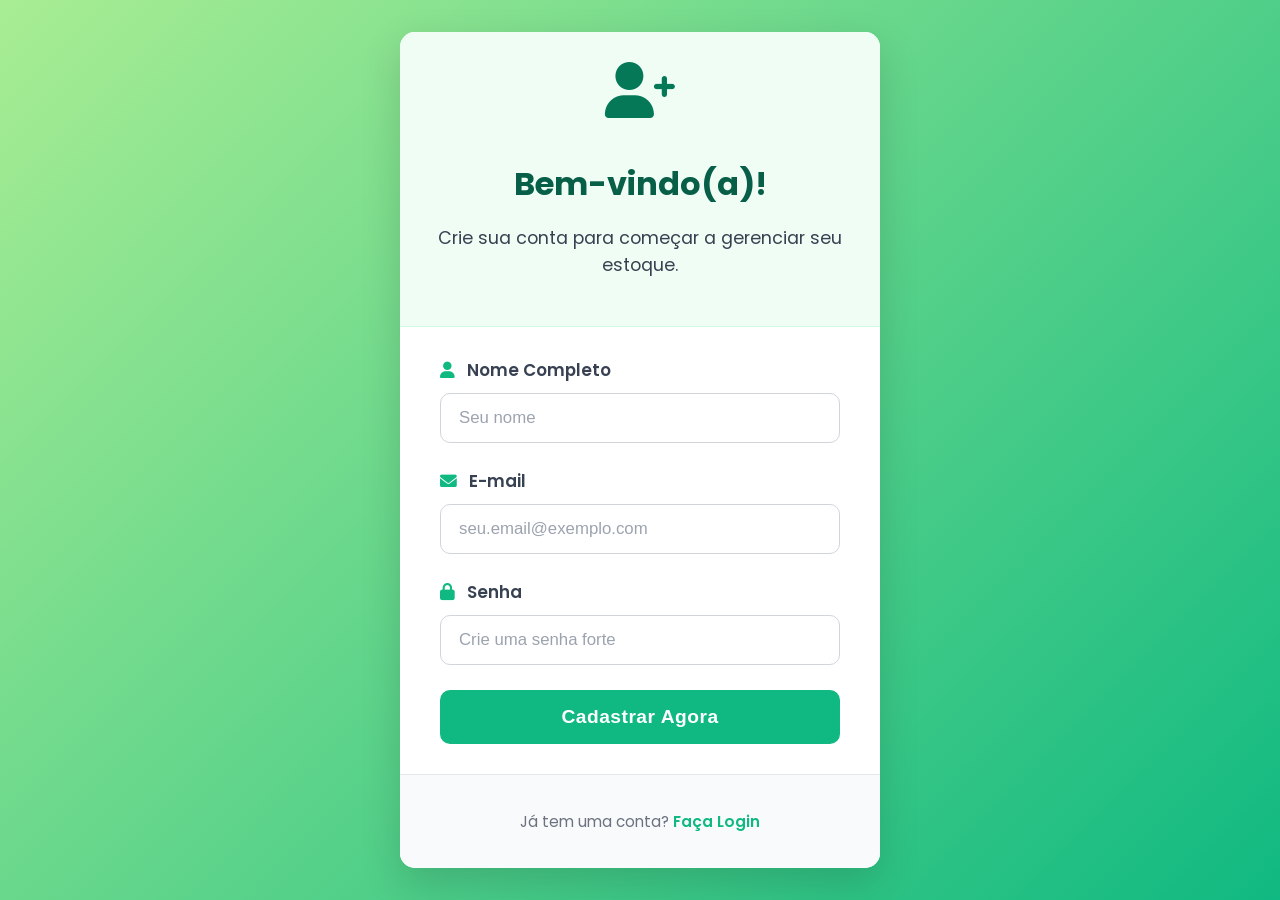
<file: projeto Hotel/cadastro.html>
<!DOCTYPE html>
<html lang="pt-br">
<head>
    <meta charset="UTF-8">
    <meta name="viewport" content="width=device-width, initial-scale=1.0">
    <title>Bem-vindo! Cadastre-se</title>
    <link rel="stylesheet" href="cadastro.css">
    
<link rel="stylesheet" href="https://cdnjs.cloudflare.com/ajax/libs/font-awesome/6.0.0-beta3/css/all.min.css">
</head>
<body>

<div class="card-cadastro">
    <div class="card-header">
        <i class="fas fa-user-plus icon-cadastro"></i> 
        <h2>Bem-vindo(a)!</h2>
        <p>Crie sua conta para começar a gerenciar seu estoque.</p>
    </div>
    
    <form id="formCadastro" class="card-body">
        <div class="input-group-cadastro">
            <label for="nome"><i class="fas fa-user"></i> Nome Completo</label>
            <input type="text" id="nome" placeholder="Seu nome" required>
        </div>
        
        <div class="input-group-cadastro">
            <label for="email"><i class="fas fa-envelope"></i> E-mail</label>
            <input type="email" id="email" placeholder="seu.email@exemplo.com" required>
        </div>
        
        <div class="input-group-cadastro">
            <label for="senha"><i class="fas fa-lock"></i> Senha</label>
            <input type="password" id="senha" placeholder="Crie uma senha forte" required>
        </div>
        
        <button type="submit" id="btnCadastrar">Cadastrar Agora</button>
    </form>

    <div class="card-footer">
        <p>Já tem uma conta? <a href="login.html">Faça Login</a></p>
    </div>
</div>

<script src="cadastro.js"></script>

</body>
</html>
</file>
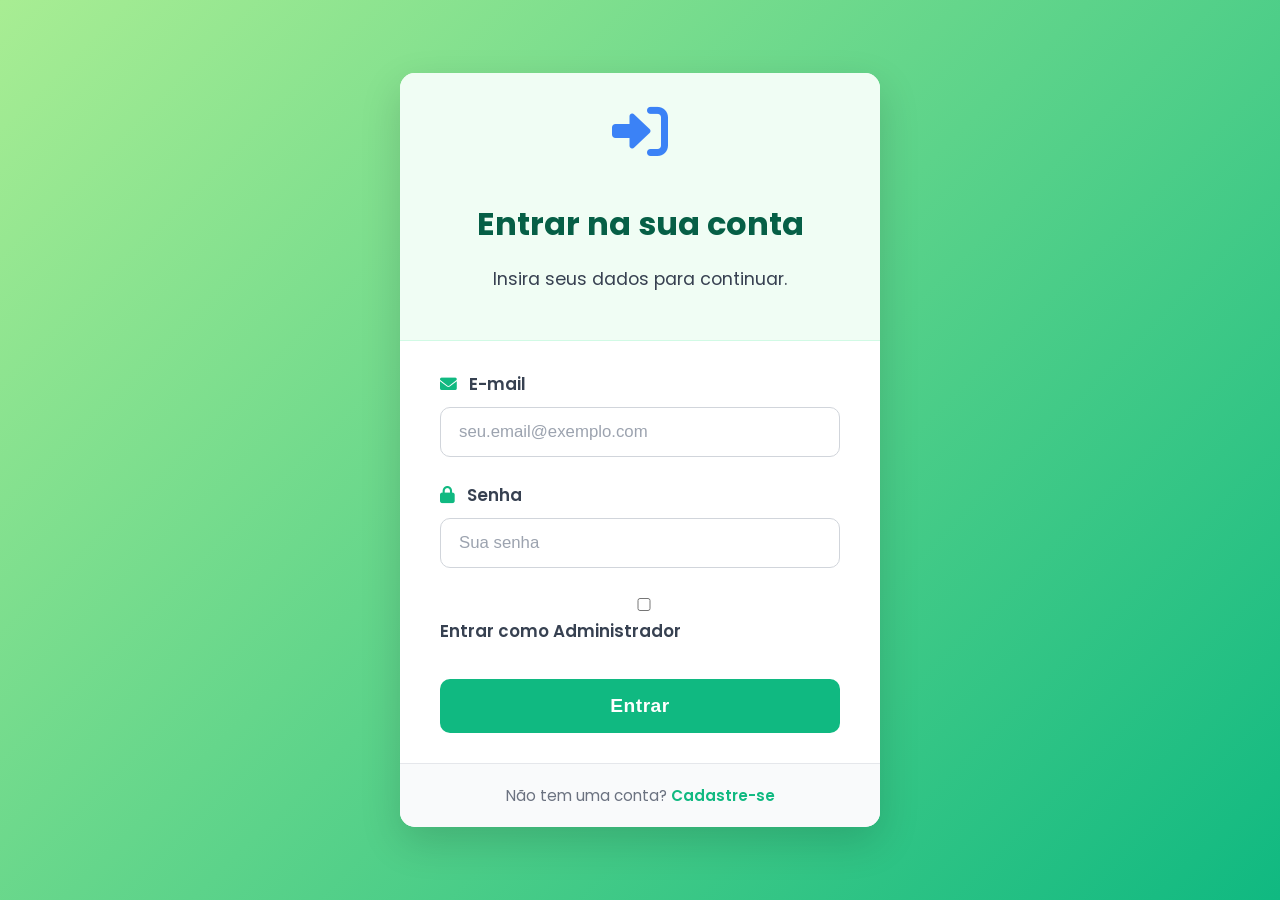
<file: projeto Hotel/login.html>
<!DOCTYPE html>
<html lang="pt-br">
<head>
    <meta charset="UTF-8">
    <meta name="viewport" content="width=device-width, initial-scale=1.0">
    <title>Entrar</title>
    <link rel="stylesheet" href="cadastro.css">

    <link rel="stylesheet" href="https://cdnjs.cloudflare.com/ajax/libs/font-awesome/6.0.0-beta3/css/all.min.css">
</head>
<body>

<div class="card-cadastro">
    <div class="card-header">
        <i class="fas fa-sign-in-alt icon-cadastro" style="color: #3b82f6;"></i>
        <h2>Entrar na sua conta</h2>
        <p>Insira seus dados para continuar.</p>
    </div>

    <form id="formLogin" class="card-body">
        <div class="input-group-cadastro">
            <label for="emailLogin"><i class="fas fa-envelope"></i> E-mail</label>
            <input type="email" id="emailLogin" placeholder="seu.email@exemplo.com" required>
        </div>

        <div class="input-group-cadastro">
            <label for="senhaLogin"><i class="fas fa-lock"></i> Senha</label>
            <input type="password" id="senhaLogin" placeholder="Sua senha" required>
        </div>

        <div class="input-group-cadastro">
            <input type="checkbox" id="isAdmin">
            <label for="isAdmin">Entrar como Administrador</label>
        </div>

        <button id="btnEntrar">Entrar</button>

    </form>
    <div class="card-footer">
        Não tem uma conta? <a href="cadastro.html">Cadastre-se</a>
    </div>
</div>

<script src="cadastro.js"></script>

</body>
</html>
</file>
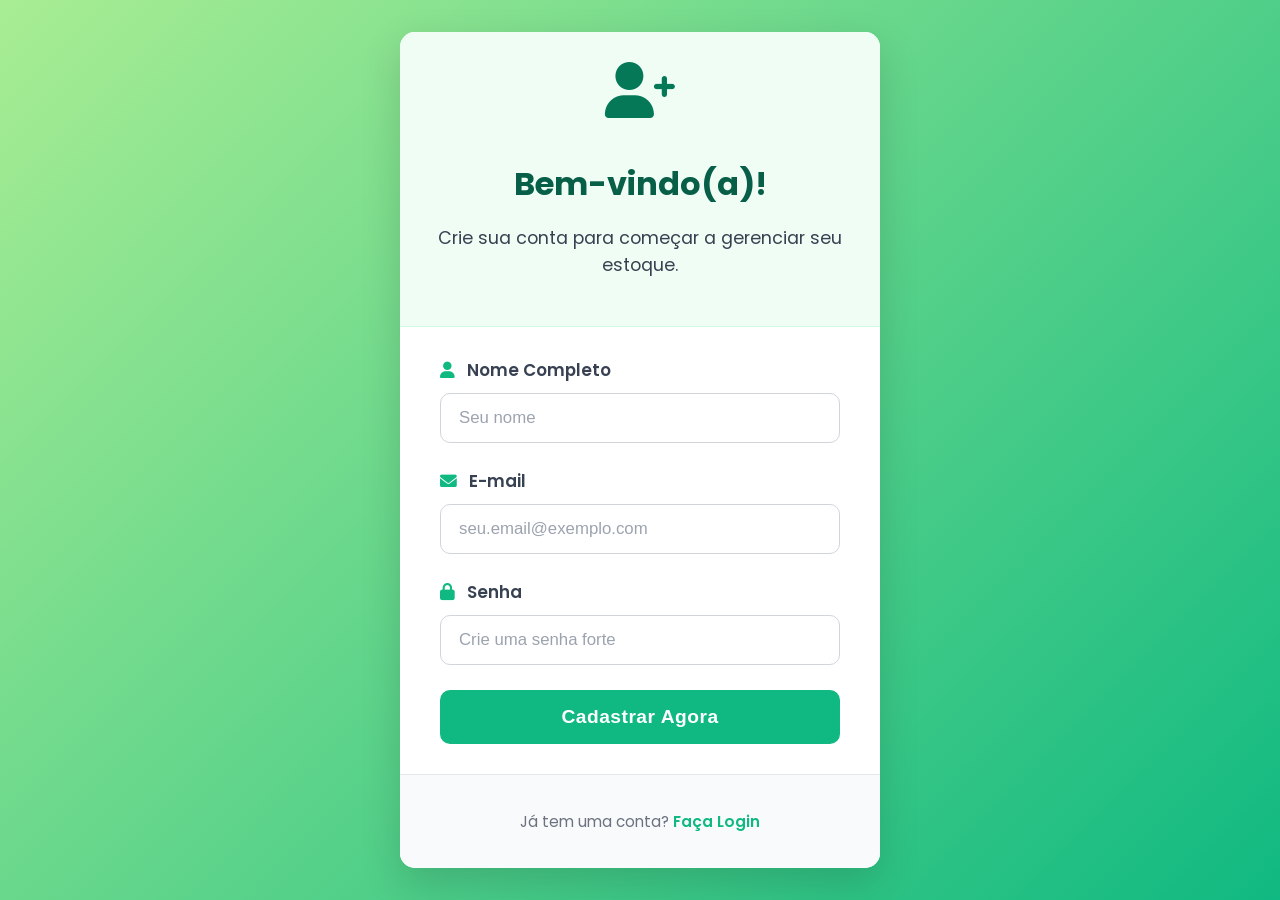
<file: projeto Hotel/relatorio.html>
<!DOCTYPE html>
<html lang="pt-br">
<head>
  <meta charset="UTF-8">
  <meta name="viewport" content="width=device-width, initial-scale=1.0">
  <title>Relatório Mensal de Estoque</title>
  <link rel="stylesheet" href="relatorio.css">
</head>
<body>
  <div class="container">
    <h2>Relatório Mensal de Estoque</h2>

    <div class="input-group">
      <label for="dataInicio">Data Início:</label>
      <input type="date" id="dataInicio">
      <label for="dataFim">Data Fim:</label>
      <input type="date" id="dataFim">
      <button onclick="filtrarRelatorio()">Filtrar</button>
    </div>

    <table id="tabelaRelatorio">
      <thead>
        <tr>
          <th>Produto</th>
          <th>Categoria</th>
          <th>Estoque Atual</th>
          <th>Status</th>
          <th>Entradas</th>
          <th>Saídas</th>
          <th>Última Modificação</th>
        </tr>
      </thead>
      <tbody></tbody>
    </table>
  </div>

  <script src="relatorio.js"></script>
</body>
</html>
</file>
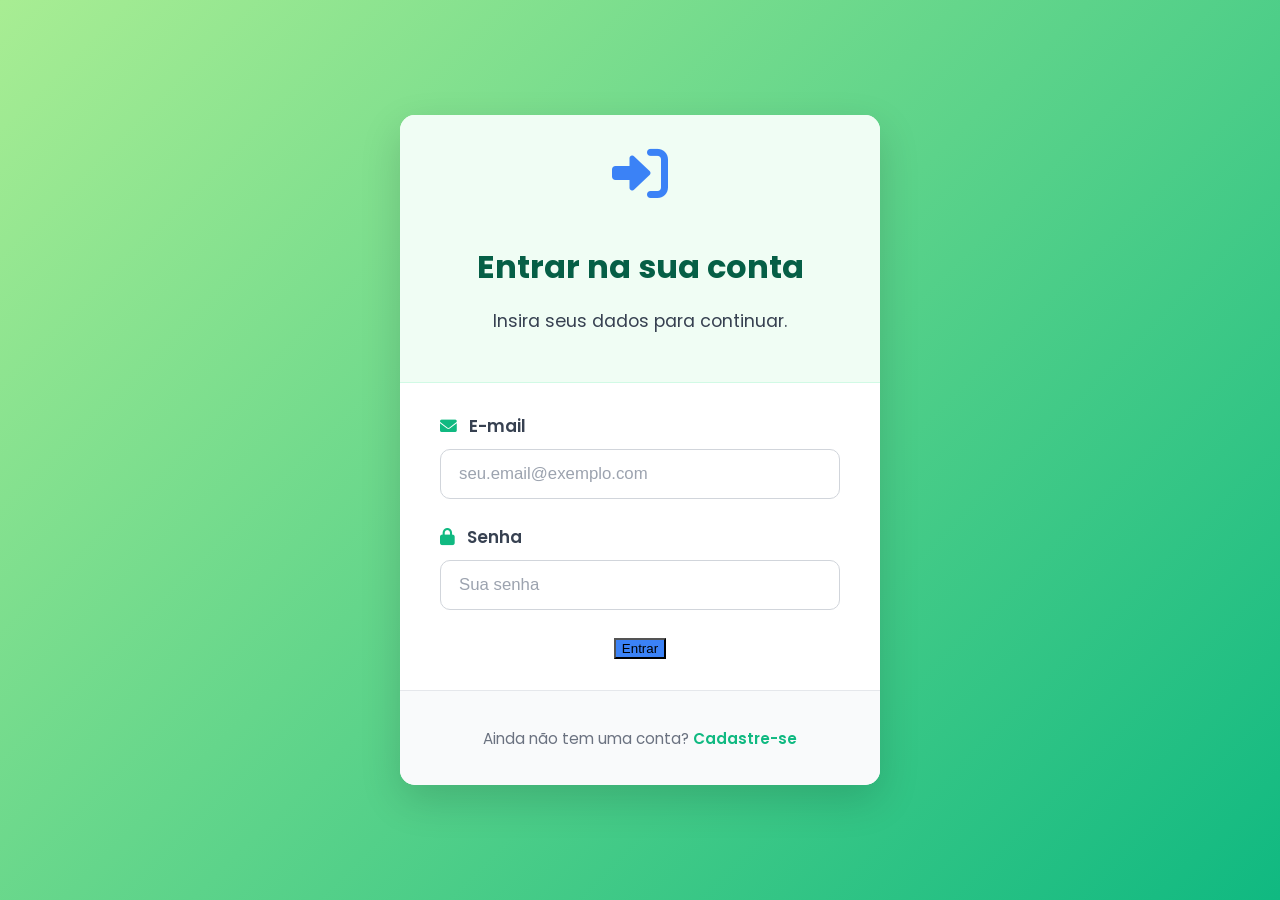
<file: projeto Hotel/projeto hotel/login.html>
<!DOCTYPE html>
<html lang="pt-br">
<head>
    <meta charset="UTF-8">
    <meta name="viewport" content="width=device-width, initial-scale=1.0">
    <title>Entrar</title>
    <link rel="stylesheet" href="cadastro.css">
    
<link rel="stylesheet" href="https://cdnjs.cloudflare.com/ajax/libs/font-awesome/6.0.0-beta3/css/all.min.css">
</head>
<body>

<div class="card-cadastro">
    <div class="card-header">
        <i class="fas fa-sign-in-alt icon-cadastro" style="color: #3b82f6;"></i> 
        <h2>Entrar na sua conta</h2>
        <p>Insira seus dados para continuar.</p>
    </div>
    
    <form id="formLogin" class="card-body">
        <div class="input-group-cadastro">
            <label for="emailLogin"><i class="fas fa-envelope"></i> E-mail</label>
            <input type="email" id="emailLogin" placeholder="seu.email@exemplo.com" required>
        </div>
        
        <div class="input-group-cadastro">
            <label for="senhaLogin"><i class="fas fa-lock"></i> Senha</label>
            <input type="password" id="senhaLogin" placeholder="Sua senha" required>
        </div>
        
        <button type="submit" id="btnEntrar" style="background-color: #3b82f6;">Entrar</button>
    </form>

    <div class="card-footer">
        <p>Ainda não tem uma conta? <a href="cadastro.html">Cadastre-se</a></p>
    </div>
</div>

<script src="cadastro.js"></script>

</body>
</html>
</file>
<file: projeto Hotel/cadastro.css>
/* Importando fontes do Google Fonts */
@import url('https://fonts.googleapis.com/css2?family=Poppins:wght@300;400;500;600;700&display=swap');

/* Estilos gerais do corpo */
body {
    font-family: 'Poppins', sans-serif;
    background: linear-gradient(135deg, #a8ed93 0%, #10b981 100%); /* Gradiente de fundo */
    display: flex;
    justify-content: center;
    align-items: center;
    min-height: 100vh; /* Usa min-height para garantir que o gradiente cubra toda a tela */
    margin: 0;
    color: #4b5563;
    overflow: auto; /* Permite scroll se o conteúdo for maior que a tela */
    padding: 20px; /* Espaçamento para telas menores */
    box-sizing: border-box; /* Inclui padding na altura total */
}

/* Estilos para o card de cadastro */
.card-cadastro {
    width: 100%;
    max-width: 480px; /* Aumentado para melhor visualização */
    background-color: #ffffff;
    border-radius: 15px; /* Bordas mais arredondadas */
    box-shadow: 0 15px 40px rgba(0, 0, 0, 0.15); /* Sombra mais pronunciada */
    text-align: center;
    overflow: hidden; /* Garante que elementos filhos respeitem o border-radius */
}

/* Cabeçalho do card */
.card-header {
    background-color: #f0fdf4; /* Um verde claro suave */
    padding: 30px 20px;
    border-bottom: 1px solid #d1fae5; /* Linha sutil */
}

.icon-cadastro {
    font-size: 3.5rem; /* Ícone maior */
    color: #047857; /* Um verde mais escuro */
    margin-bottom: 15px;
}

.card-header h2 {
    color: #065f46; /* Verde escuro para o título */
    font-weight: 700;
    margin-bottom: 8px;
    font-size: 2em; /* Título maior */
}

.card-header p {
    color: #374151; /* Cor mais neutra para o parágrafo */
    font-size: 1.1em;
    line-height: 1.5;
}

/* Corpo do formulário */
.card-body {
    padding: 30px 40px; /* Mais padding para os campos */
}

.input-group-cadastro {
    margin-bottom: 25px; /* Mais espaço entre os grupos de input */
    text-align: left;
}

.input-group-cadastro label {
    display: block;
    font-weight: 600;
    margin-bottom: 10px; /* Mais espaço entre label e input */
    color: #374151;
    font-size: 1.05em;
}

.input-group-cadastro label i {
    margin-right: 8px; /* Espaço entre ícone e texto do label */
    color: #10b981;
}

.input-group-cadastro input {
    width: 100%;
    padding: 14px 18px; /* Padding interno maior */
    border: 1px solid #d1d5db;
    border-radius: 10px; /* Bordas mais arredondadas */
    font-size: 1.05em;
    box-sizing: border-box;
    transition: border-color 0.3s ease, box-shadow 0.3s ease;
}

.input-group-cadastro input::placeholder {
    color: #9ca3af; /* Cor do placeholder */
}

.input-group-cadastro input:focus {
    outline: none;
    border-color: #10b981;
    box-shadow: 0 0 0 4px rgba(16, 185, 129, 0.3); /* Sombra de foco mais suave */
}

/* Botão de cadastro */
#btnCadastrar {
    width: 100%;
    padding: 16px; /* Padding maior para o botão */
    background-color: #10b981;
    color: white;
    border: none;
    border-radius: 10px; /* Bordas arredondadas */
    font-size: 1.2em; /* Texto maior no botão */
    font-weight: 600;
    cursor: pointer;
    transition: background-color 0.3s ease, transform 0.3s ease, box-shadow 0.3s ease;
    letter-spacing: 0.5px; /* Pequeno espaçamento entre letras */
}

#btnCadastrar:hover {
    background-color: #059669;
    transform: translateY(-3px); /* Efeito de levantar */
    box-shadow: 0 8px 20px rgba(16, 185, 129, 0.35); /* Sombra mais forte no hover */
}

#btnCadastrar:active {
    transform: translateY(-1px); /* Efeito de "clique" */
    box-shadow: 0 4px 10px rgba(16, 185, 129, 0.25);
}

/* Rodapé do card */
.card-footer {
    background-color: #f9fafb; /* Fundo mais claro para o rodapé */
    padding: 20px;
    border-top: 1px solid #e5e7eb;
    font-size: 0.95em;
    color: #6b7280;
}

.card-footer a {
    color: #10b981;
    text-decoration: none;
    font-weight: 600;
    transition: color 0.3s ease;
}

.card-footer a:hover {
    color: #059669;
    text-decoration: underline;
}

/* Responsividade básica */
@media (max-width: 600px) {
    .card-cadastro {
        margin: 20px;
        border-radius: 10px;
    }

    .card-header {
        padding: 25px 15px;
    }

    .card-header h2 {
        font-size: 1.8em;
    }

    .card-header p {
        font-size: 1em;
    }

    .card-body {
        padding: 25px 25px;
    }

    #btnCadastrar {
        padding: 14px;
        font-size: 1.1em;
    }

    .input-group-cadastro label {
        font-size: 1em;
    }

    .input-group-cadastro input {
        padding: 12px 15px;
        font-size: 1em;
    }
    
}
#btnEntrar {
    width: 100%;
    padding: 16px;
    background-color: #10b981;
    color: white;
    border: none;
    border-radius: 10px;
    font-size: 1.2em;
    font-weight: 600;
    cursor: pointer;
    transition: background-color 0.3s ease, transform 0.3s ease, box-shadow 0.3s ease;
    letter-spacing: 0.5px;
    margin-top: 10px;
}

#btnEntrar:hover {
    background-color: #059669;
    transform: translateY(-3px);
    box-shadow: 0 8px 20px rgba(16, 185, 129, 0.35);
}

#btnEntrar:active {
    transform: translateY(-1px);
    box-shadow: 0 4px 10px rgba(16, 185, 129, 0.25);
}

@media (max-width: 600px) {
    #btnEntrar {
        padding: 14px;
        font-size: 1.1em;
    }
}
</file>
<file: projeto Hotel/relatorio.css>
body {
  font-family: 'Poppins', sans-serif;
  background-color: #eef2f7;
  margin: 0;
  padding: 0;
  color: #4b5563;
}

h2 {
  color: #10b981;
  margin-bottom: 20px;
  font-weight: 600;
  text-align: center;
}

.container {
  max-width: 1200px;
  margin: 30px auto;
  padding: 30px;
  background-color: #ffffff;
  border-radius: 12px;
  box-shadow: 0 10px 30px rgba(0,0,0,0.08);
}

.input-group {
  margin: 15px 0;
  display: flex;
  flex-wrap: wrap;
  gap: 10px;
  align-items: center;
  justify-content: center;
}

.input-group label {
  font-weight: 600;
  min-width: 80px;
}

.input-group input, .input-group button {
  padding: 8px 12px;
  border-radius: 8px;
  border: 1px solid #d1d5db;
  font-size: 14px;
}

.input-group button {
  background-color: #10b981;
  color: white;
  font-weight: 600;
  cursor: pointer;
  border: none;
}

.input-group button:hover {
  background-color: #059669;
}

table {
  width: 100%;
  border-collapse: collapse;
  margin-top: 20px;
  background-color: #ffffff;
  border-radius: 12px;
  overflow: hidden;
  box-shadow: 0 5px 15px rgba(0,0,0,0.05);
  font-family: 'Gill Sans', 'Gill Sans MT', Calibri, 'Trebuchet MS', sans-serif;
}

th, td {
  padding: 15px;
  text-align: center;
  border-bottom: 1px solid #e5e7eb;
}

th {
  background-color: #10b981;
  color: white;
  font-weight: 600;
}

tr:last-child {
  border-bottom: none;
}

tr:hover {
  background-color: #f9fafb;
}
/* Tema neutro (padrão) */
body.tema-neutro {
    background-color: #eef2f7;
    color: #4b5563;
}

body.tema-neutro .container {
    background-color: #ffffff;
}

body.tema-neutro table {
    background-color: #ffffff;
    color: #4b5563;
}

body.tema-neutro th {
    background-color: #10b981;
    color: white;
}

body.tema-neutro tr:hover {
    background-color: #f9fafb;
}

body.tema-neutro #historicoMensal {
    background-color: #f9fafb;
    color: #4b5563;
}

body.tema-neutro #historicoMensal table {
    background-color: #ffffff;
    color: #4b5563;
}

body.tema-neutro #historicoMensal th {
    background-color: #10b981;
    color: white;
}

/* Tema Claro */
body.tema-claro {
    background-color: #0ab881;
    color: #111827;
}

body.tema-claro .container {
    background-color: #f9fafb;
    color: #111827;
}

body.tema-claro table {
    background-color: #f9fafb;
    color: #111827;
}

body.tema-claro th {
    background-color: #10b981;
    color: white;
}

body.tema-claro tr:hover {
    background-color: #d1fae5;
}

body.tema-claro #historicoMensal {
    background-color: #f9fafb;
    color: #065f46;
}

body.tema-claro #historicoMensal table {
    background-color: #ffffff;
    color: #065f46;
}

body.tema-claro #historicoMensal th {
    background-color: #10b981;
    color: white;
}

/* Tema Escuro */
body.tema-escuro {
    background-color: #111827;
    color: #f3f4f6;
}

body.tema-escuro .container {
    background-color: #1f2937;
    color: #f3f4f6;
}

body.tema-escuro table {
    background-color: #374151;
    color: #f3f4f6;
}

body.tema-escuro th {
    background-color: #059669;
    color: #f3f4f6;
}

body.tema-escuro tr:hover {
    background-color: #4b5563;
}

body.tema-escuro #historicoMensal {
    background-color: #374151;
    color: #f3f4f6;
}

body.tema-escuro #historicoMensal table {
    background-color: #4b5563;
    color: #f3f4f6;
}

body.tema-escuro #historicoMensal th {
    background-color: #059669;
    color: #f3f4f6;
}

body.tema-escuro #historicoMensal td {
    color: #f3f4f6;
}
</file>
<file: projeto Hotel/projeto hotel/cadastro.css>
/* Importando fontes do Google Fonts */
@import url('https://fonts.googleapis.com/css2?family=Poppins:wght@300;400;500;600;700&display=swap');

/* Estilos gerais do corpo */
body {
    font-family: 'Poppins', sans-serif;
    background: linear-gradient(135deg, #a8ed93 0%, #10b981 100%); /* Gradiente de fundo */
    display: flex;
    justify-content: center;
    align-items: center;
    min-height: 100vh; /* Usa min-height para garantir que o gradiente cubra toda a tela */
    margin: 0;
    color: #4b5563;
    overflow: auto; /* Permite scroll se o conteúdo for maior que a tela */
    padding: 20px; /* Espaçamento para telas menores */
    box-sizing: border-box; /* Inclui padding na altura total */
}

/* Estilos para o card de cadastro */
.card-cadastro {
    width: 100%;
    max-width: 480px; /* Aumentado para melhor visualização */
    background-color: #ffffff;
    border-radius: 15px; /* Bordas mais arredondadas */
    box-shadow: 0 15px 40px rgba(0, 0, 0, 0.15); /* Sombra mais pronunciada */
    text-align: center;
    overflow: hidden; /* Garante que elementos filhos respeitem o border-radius */
}

/* Cabeçalho do card */
.card-header {
    background-color: #f0fdf4; /* Um verde claro suave */
    padding: 30px 20px;
    border-bottom: 1px solid #d1fae5; /* Linha sutil */
}

.icon-cadastro {
    font-size: 3.5rem; /* Ícone maior */
    color: #047857; /* Um verde mais escuro */
    margin-bottom: 15px;
}

.card-header h2 {
    color: #065f46; /* Verde escuro para o título */
    font-weight: 700;
    margin-bottom: 8px;
    font-size: 2em; /* Título maior */
}

.card-header p {
    color: #374151; /* Cor mais neutra para o parágrafo */
    font-size: 1.1em;
    line-height: 1.5;
}

/* Corpo do formulário */
.card-body {
    padding: 30px 40px; /* Mais padding para os campos */
}

.input-group-cadastro {
    margin-bottom: 25px; /* Mais espaço entre os grupos de input */
    text-align: left;
}

.input-group-cadastro label {
    display: block;
    font-weight: 600;
    margin-bottom: 10px; /* Mais espaço entre label e input */
    color: #374151;
    font-size: 1.05em;
}

.input-group-cadastro label i {
    margin-right: 8px; /* Espaço entre ícone e texto do label */
    color: #10b981;
}

.input-group-cadastro input {
    width: 100%;
    padding: 14px 18px; /* Padding interno maior */
    border: 1px solid #d1d5db;
    border-radius: 10px; /* Bordas mais arredondadas */
    font-size: 1.05em;
    box-sizing: border-box;
    transition: border-color 0.3s ease, box-shadow 0.3s ease;
}

.input-group-cadastro input::placeholder {
    color: #9ca3af; /* Cor do placeholder */
}

.input-group-cadastro input:focus {
    outline: none;
    border-color: #10b981;
    box-shadow: 0 0 0 4px rgba(16, 185, 129, 0.3); /* Sombra de foco mais suave */
}

/* Botão de cadastro */
#btnCadastrar {
    width: 100%;
    padding: 16px; /* Padding maior para o botão */
    background-color: #10b981;
    color: white;
    border: none;
    border-radius: 10px; /* Bordas arredondadas */
    font-size: 1.2em; /* Texto maior no botão */
    font-weight: 600;
    cursor: pointer;
    transition: background-color 0.3s ease, transform 0.3s ease, box-shadow 0.3s ease;
    letter-spacing: 0.5px; /* Pequeno espaçamento entre letras */
}

#btnCadastrar:hover {
    background-color: #059669;
    transform: translateY(-3px); /* Efeito de levantar */
    box-shadow: 0 8px 20px rgba(16, 185, 129, 0.35); /* Sombra mais forte no hover */
}

#btnCadastrar:active {
    transform: translateY(-1px); /* Efeito de "clique" */
    box-shadow: 0 4px 10px rgba(16, 185, 129, 0.25);
}

/* Rodapé do card */
.card-footer {
    background-color: #f9fafb; /* Fundo mais claro para o rodapé */
    padding: 20px;
    border-top: 1px solid #e5e7eb;
    font-size: 0.95em;
    color: #6b7280;
}

.card-footer a {
    color: #10b981;
    text-decoration: none;
    font-weight: 600;
    transition: color 0.3s ease;
}

.card-footer a:hover {
    color: #059669;
    text-decoration: underline;
}

/* Responsividade básica */
@media (max-width: 600px) {
    .card-cadastro {
        margin: 20px;
        border-radius: 10px;
    }

    .card-header {
        padding: 25px 15px;
    }

    .card-header h2 {
        font-size: 1.8em;
    }

    .card-header p {
        font-size: 1em;
    }

    .card-body {
        padding: 25px 25px;
    }

    #btnCadastrar {
        padding: 14px;
        font-size: 1.1em;
    }

    .input-group-cadastro label {
        font-size: 1em;
    }

    .input-group-cadastro input {
        padding: 12px 15px;
        font-size: 1em;
    }
}
</file>
